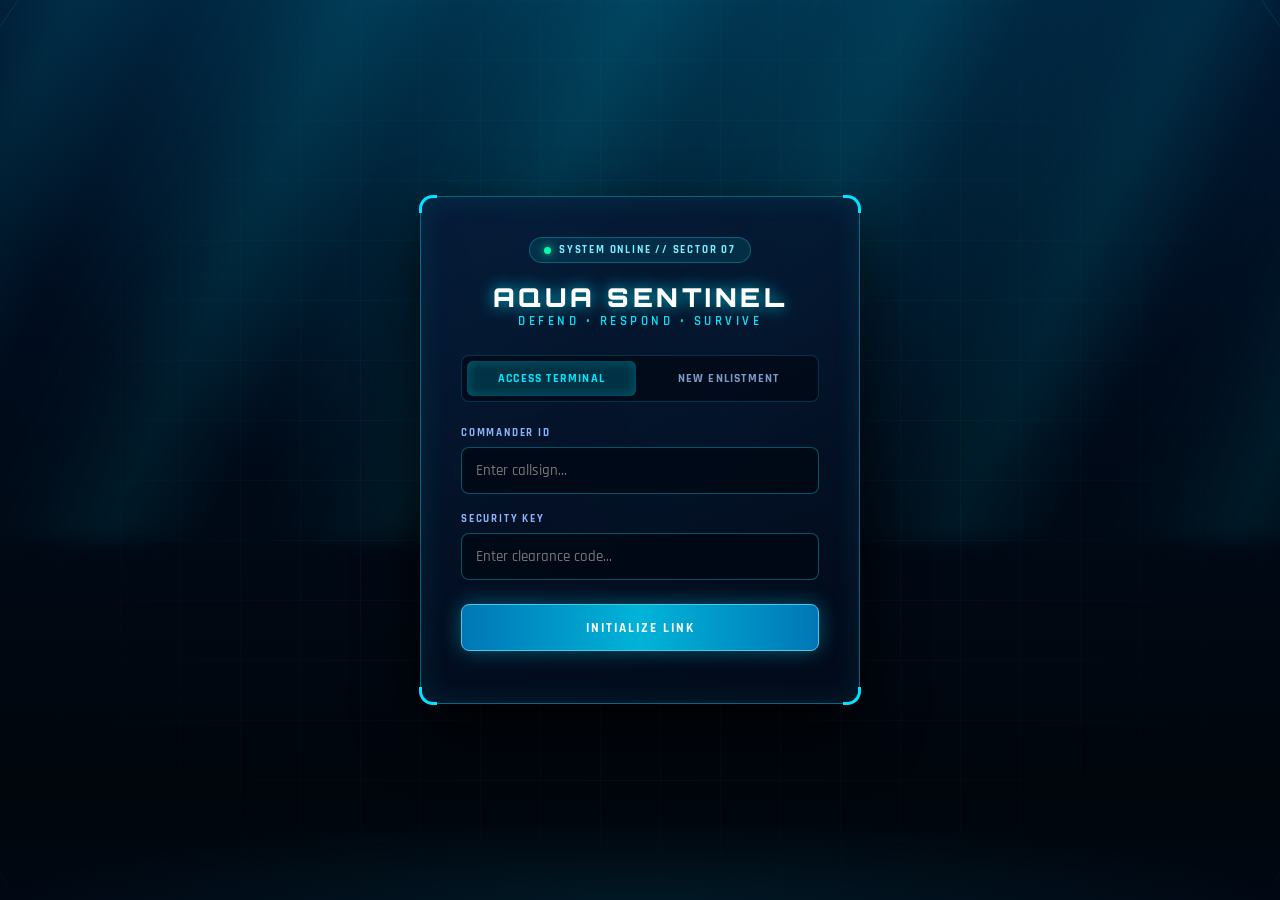
<file: aquasentinel-frontend/index.html>
<!DOCTYPE html>
<html lang="en">
<head>
    <meta charset="UTF-8">
    <meta name="viewport" content="width=device-width, initial-scale=1.0">
    <title>Aqua Sentinel - Defend. Respond. Survive.</title>
    <link rel="preconnect" href="https://fonts.googleapis.com">
    <link rel="preconnect" href="https://fonts.gstatic.com" crossorigin>
    <link href="https://fonts.googleapis.com/css2?family=Orbitron:wght@500;700;900&family=Rajdhani:wght@400;500;600;700&display=swap" rel="stylesheet">
    <link rel="stylesheet" href="css/style.css">
</head>
<body>

<div class="ocean-bg">
    <div class="light-rays"></div>
    <div class="sonar-grid"></div>
    <div class="sonar-sweep"></div>
    <div id="blips-container"></div>
    <div class="ocean-floor"><div class="coral-silhouette"></div></div>
    <div id="bubbles-container" class="bubbles"></div>
</div>

<!-- LOGIN / REGISTRATION MODAL -->
<div id="auth-screen" class="screen active">
    <div class="glass-container hud-frame">
        <div class="hud-corner top-left"></div>
        <div class="hud-corner top-right"></div>
        <div class="hud-corner bottom-left"></div>
        <div class="hud-corner bottom-right"></div>

        <div class="status-badge"><span class="pulse-dot"></span> SYSTEM ONLINE // SECTOR 07</div>

        <h1 class="game-title">AQUA SENTINEL</h1>
        <p class="game-subtitle">DEFEND • RESPOND • SURVIVE</p>

        <div class="auth-tabs">
            <button id="tab-login-btn" class="tab-btn active" onclick="switchAuthTab('login')">ACCESS TERMINAL</button>
            <button id="tab-register-btn" class="tab-btn" onclick="switchAuthTab('register')">NEW ENLISTMENT</button>
        </div>

        <form id="login-form" class="auth-form active" onsubmit="handleLogin(event)">
            <div class="form-group">
                <label for="login-username">COMMANDER ID</label>
                <input type="text" id="login-username" placeholder="Enter callsign..." required autocomplete="off">
            </div>
            <div class="form-group">
                <label for="login-password">SECURITY KEY</label>
                <input type="password" id="login-password" placeholder="Enter clearance code..." required>
            </div>
            <button type="submit" class="btn-primary"><span>INITIALIZE LINK</span></button>
        </form>

        <form id="register-form" class="auth-form" onsubmit="handleRegister(event)">
            <div class="form-group">
                <label for="reg-username">ASSIGN CALLSIGN</label>
                <input type="text" id="reg-username" placeholder="Choose unique username..." required autocomplete="off">
            </div>
            <div class="form-group">
                <label for="reg-password">CREATE SECURITY KEY</label>
                <input type="password" id="reg-password" placeholder="Min 6 characters..." required>
            </div>
            <button type="submit" class="btn-primary"><span>REGISTER CREDENTIALS</span></button>
        </form>

        <p id="auth-error" class="error-msg"></p>
    </div>
</div>

<!-- MAIN MENU -->
<div id="menu-screen" class="screen">
    <div class="glass-container menu-container hud-frame">
        <div class="hud-corner top-left"></div>
        <div class="hud-corner top-right"></div>
        <div class="hud-corner bottom-left"></div>
        <div class="hud-corner bottom-right"></div>

        <div class="status-badge"><span class="pulse-dot"></span> SUBMERSIBLE HULL: 100% READY</div>

        <h1 class="game-title">AQUA SENTINEL</h1>
        <p class="welcome-text">WELCOME BACK, COMMANDER <span id="display-username" class="highlight-user">PLAYER</span></p>

        <div class="menu-buttons">
            <a href="html/game.html" class="btn-menu btn-deploy" style="text-decoration: none;">
                <span class="btn-icon">▶</span> DEPLOY MISSION
            </a>
            <a href="html/leaderboard.html" class="btn-menu" style="text-decoration: none;">
                <span class="btn-icon">🏆</span> FLEET LEADERBOARD
            </a>
            <a href="html/profile.html" class="btn-menu" style="text-decoration: none;">
                <span class="btn-icon">👤</span> COMMANDER DOSSIER
            </a>
            <!-- Links directly to the shared standalone settings page -->
            <a href="html/settings.html" class="btn-menu" style="text-decoration: none;">
                <span class="btn-icon">⚙</span> SYSTEM CALIBRATION
            </a>
            <button class="btn-menu btn-logout" onclick="handleLogout()">
                <span class="btn-icon">⏻</span> TERMINATE SESSION
            </button>
        </div>
    </div>
</div>

<script src="js/app.js"></script>
</body>
</html>
</file>
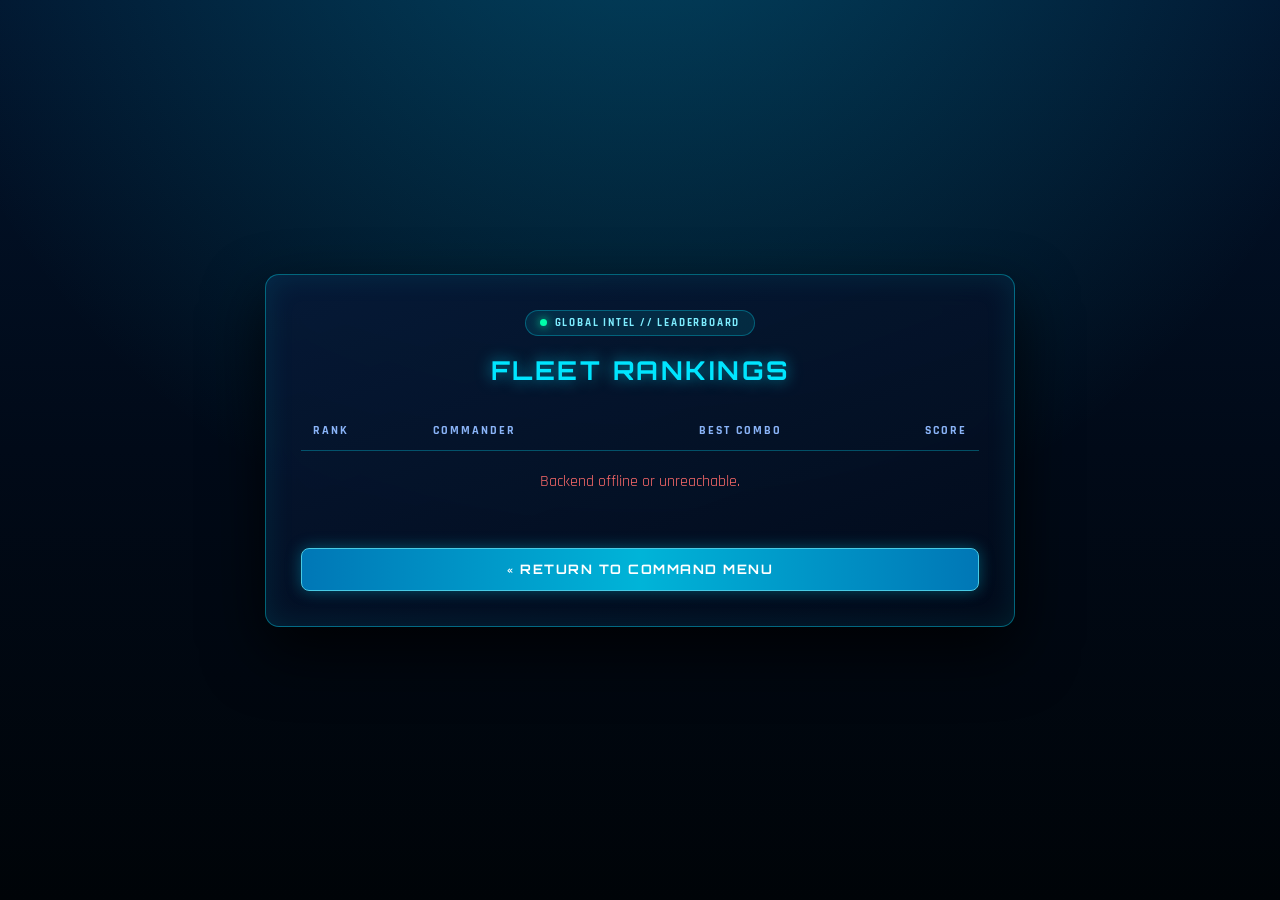
<file: aquasentinel-frontend/html/leaderboard.html>
<!DOCTYPE html>
<html lang="en">
<head>
    <meta charset="UTF-8">
    <title>Aqua Sentinel - Fleet Leaderboard</title>
    <!-- Google Fonts -->
    <link href="https://fonts.googleapis.com/css2?family=Orbitron:wght@700;900&family=Rajdhani:wght@500;600;700&display=swap" rel="stylesheet">
    <!-- External Stylesheets -->
    <link rel="stylesheet" href="../css/style.css">
    <link rel="stylesheet" href="../css/profile.css">
</head>
<body class="profile-body">
<div class="ocean-bg"></div>

<div class="profile-container" style="max-width: 750px;">
    <div class="status-badge">
        <div class="pulse-dot"></div>
        GLOBAL INTEL // LEADERBOARD
    </div>
    <h1>FLEET RANKINGS</h1>

    <div style="margin: 20px 0;">
        <table style="width: 100%; border-collapse: collapse; text-align: left; font-family: 'Rajdhani', sans-serif;">
            <thead>
            <tr style="border-bottom: 1px solid rgba(0, 229, 255, 0.3); color: #8ab4f8; font-family: 'Orbitron', sans-serif; font-size: 12px; letter-spacing: 2px;">
                <th style="padding: 12px;">RANK</th>
                <th style="padding: 12px;">COMMANDER</th>
                <th style="padding: 12px; text-align: center;">BEST COMBO</th>
                <th style="padding: 12px; text-align: right;">SCORE</th>
            </tr>
            </thead>
            <tbody id="leaderboard-body">
            <tr>
                <td colspan="4" style="text-align: center; padding: 25px; color: #00e5ff; font-family: 'Orbitron', sans-serif;">Syncing fleet telemetry...</td>
            </tr>
            </tbody>
        </table>
    </div>

    <div class="profile-actions">
        <button onclick="window.location.href='../index.html'" class="btn-primary">« Return to Command Menu</button>    </div>
</div>

<script src="../js/leaderboard.js"></script>
</body>
</html>
</file>
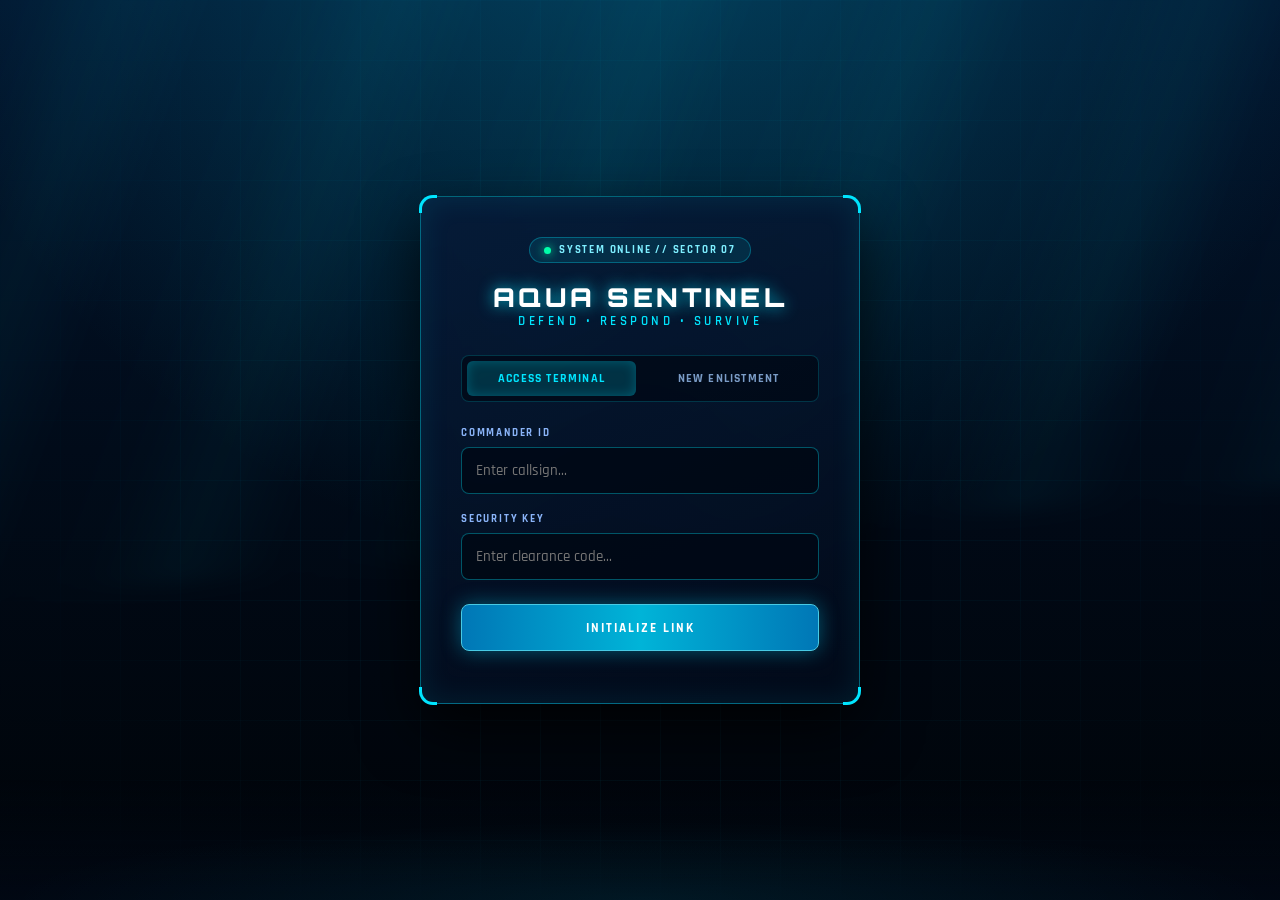
<file: aquasentinel-frontend/html/profile.html>
<!DOCTYPE html>
<html lang="en">
<head>
    <meta charset="UTF-8">
    <title>Aqua Sentinel - Commander Profile</title>
    <!-- Importing your exact game fonts -->
    <link href="https://fonts.googleapis.com/css2?family=Orbitron:wght@700;900&family=Rajdhani:wght@500;600;700&display=swap" rel="stylesheet">
    <style>
        * {
            margin: 0;
            padding: 0;
            box-sizing: border-box;
            font-family: 'Rajdhani', 'Segoe UI', sans-serif;
        }

        body {
            background: radial-gradient(circle at center, #0b192c 0%, #01050a 100%);
            color: #ffffff;
            min-height: 100vh;
            display: flex;
            justify-content: center;
            align-items: center;
            position: relative;
            overflow-y: auto;
        }

        .ocean-bg {
            position: fixed;
            inset: 0;
            z-index: 0;
            background:
                radial-gradient(circle at 50% -20%, rgba(0, 180, 216, 0.3) 0%, transparent 60%),
                linear-gradient(180deg, #02142d 0%, #010a18 50%, #000408 100%);
            pointer-events: none;
        }

        .profile-container {
            width: 100%;
            max-width: 580px;
            margin: 20px;
            text-align: center;
            background: linear-gradient(160deg, rgba(6, 26, 56, 0.9) 0%, rgba(2, 11, 26, 0.95) 100%);
            backdrop-filter: blur(18px);
            border: 1.5px solid rgba(0, 229, 255, 0.4);
            border-radius: 14px;
            padding: 35px;
            box-shadow: 0 25px 60px rgba(0, 0, 0, 0.8), inset 0 0 30px rgba(0, 229, 255, 0.1);
            position: relative;
            z-index: 3;
        }

        .profile-container h1 {
            font-family: 'Orbitron', sans-serif;
            color: #00e5ff;
            letter-spacing: 2.5px;
            margin-bottom: 25px;
            font-size: 26px;
            text-shadow: 0 0 15px rgba(0, 229, 255, 0.6);
        }

        .profile-grid {
            display: grid;
            grid-template-columns: 1fr 1fr;
            gap: 15px;
            margin: 25px 0;
        }

        .profile-card {
            background: rgba(1, 10, 24, 0.7);
            border: 1.5px solid rgba(0, 229, 255, 0.3);
            border-radius: 10px;
            padding: 20px;
            display: flex;
            flex-direction: column;
            justify-content: center;
            align-items: center;
            text-align: center;
            box-shadow: inset 0 0 10px rgba(0, 229, 255, 0.05);
        }

        .card-label {
            font-family: 'Orbitron', sans-serif;
            font-size: 11px;
            letter-spacing: 2px;
            color: #8ab4f8;
            margin-bottom: 8px;
            text-transform: uppercase;
        }

        .stat-highlight {
            font-family: 'Orbitron', sans-serif;
            font-size: 24px;
            color: #00ffaa;
            text-shadow: 0 0 12px rgba(0, 255, 170, 0.6);
        }

        .stat-value {
            font-family: 'Orbitron', sans-serif;
            font-size: 22px;
            color: #00e5ff;
            text-shadow: 0 0 10px rgba(0, 229, 255, 0.4);
        }

        .achievements-section {
            margin-top: 30px;
            text-align: left;
        }

        .achievements-section h3 {
            font-family: 'Orbitron', sans-serif;
            font-size: 12px;
            letter-spacing: 2px;
            color: #8ab4f8;
            margin-bottom: 12px;
            text-transform: uppercase;
        }

        .achievement-badge {
            background: rgba(0, 229, 255, 0.08);
            border: 1px solid rgba(0, 229, 255, 0.35);
            border-radius: 8px;
            padding: 12px 15px;
            margin-bottom: 10px;
            color: #ffffff;
            font-size: 14px;
            letter-spacing: 1px;
            font-family: 'Rajdhani', sans-serif;
            box-shadow: inset 0 0 10px rgba(0, 229, 255, 0.05);
        }

        .profile-actions {
            margin-top: 30px;
            display: flex;
            gap: 15px;
            justify-content: center;
        }

        .btn-primary, .btn-danger {
            flex: 1;
            padding: 12px 24px;
            border-radius: 8px;
            font-family: 'Orbitron', sans-serif;
            font-weight: bold;
            cursor: pointer;
            text-transform: uppercase;
            letter-spacing: 1.5px;
            transition: all 0.3s ease;
            font-size: 13px;
        }

        .btn-primary {
            background: linear-gradient(90deg, #0077b6 0%, #00b4d8 50%, #0077b6 100%);
            color: #ffffff;
            border: 1px solid #48cae4;
            box-shadow: 0 0 15px rgba(0, 180, 216, 0.4);
        }

        .btn-primary:hover {
            background: rgba(0, 229, 255, 0.25);
            border-color: #00e5ff;
            box-shadow: 0 0 20px rgba(0, 229, 255, 0.7);
        }

        .btn-danger {
            background: rgba(255, 107, 107, 0.08);
            color: #ff8787;
            border: 1.5px solid rgba(255, 107, 107, 0.45);
        }

        .btn-danger:hover {
            background: rgba(255, 107, 107, 0.2);
            box-shadow: 0 0 15px rgba(255, 107, 107, 0.5);
        }
    </style>
</head>
<body>
<div class="ocean-bg"></div>

<div class="profile-container">
    <h1>Commander Profile</h1>

    <div class="profile-grid">
        <div class="profile-card">
            <span class="card-label">Callsign</span>
            <div class="stat-value" id="profile-username">Shazmina</div>
        </div>
        <div class="profile-card">
            <span class="card-label">Highest Score</span>
            <div class="stat-highlight" id="profile-highscore">0</div>
        </div>
        <div class="profile-card">
            <span class="card-label">Games Played</span>
            <div class="stat-value" id="profile-games">0</div>
        </div>
        <div class="profile-card">
            <span class="card-label">Best Combo</span>
            <div class="stat-highlight" id="profile-combo">0</div>
        </div>
    </div>

    <div class="achievements-section">
        <h3>Achievements</h3>
        <div class="achievement-badge">💎 First Win</div>
        <div class="achievement-badge">💎 3 Games</div>
        <div class="achievement-badge">💎 Combo x5</div>
    </div>

    <div class="profile-actions">
        <button onclick="window.location.href='settings.html'" class="btn-primary">Account Settings</button>
        <button onclick="logout()" class="btn-danger">Log Out</button>
    </div>
</div>

<script src="../js/profile.js"></script>
</body>
</html>
</file>
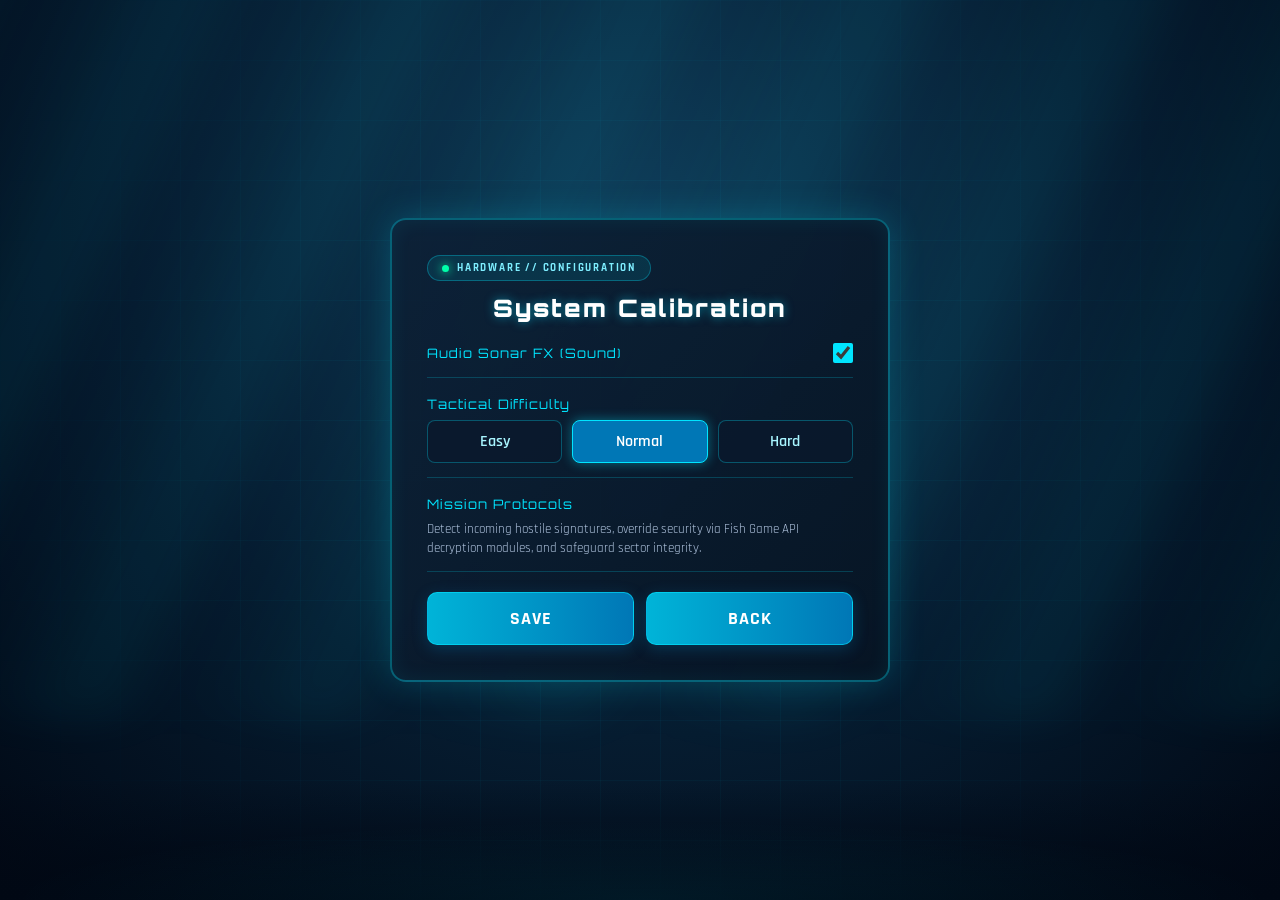
<file: aquasentinel-frontend/html/settings.html>
<!DOCTYPE html>
<html lang="en">
<head>
    <meta charset="UTF-8">
    <meta name="viewport" content="width=device-width, initial-scale=1.0">
    <title>Aqua Sentinel - System Calibration</title>
    <link href="https://fonts.googleapis.com/css2?family=Orbitron:wght@500;700;900&family=Rajdhani:wght@400;500;600;700&display=swap" rel="stylesheet">
    <link rel="stylesheet" href="../css/style.css">
    <link rel="stylesheet" href="../css/game.css">
</head>
<body>

<!-- IMMERSIVE UNDERWATER ENVIRONMENT -->
<div class="ocean-bg">
    <div class="light-rays"></div>
    <div class="sonar-grid"></div>
    <div class="ocean-floor"><div class="coral-silhouette"></div></div>
</div>

<!-- DEDICATED SETTINGS PAGE CONTAINER -->
<div class="modal-overlay active" style="position: relative; background: transparent; backdrop-filter: none;">
    <div class="menu-card settings-card" style="margin: auto; width: 500px;">
        <div class="status-badge" style="margin-bottom: 12px; text-align: center;"><span class="pulse-dot"></span> HARDWARE // CONFIGURATION</div>
        <h2 class="menu-title" style="text-align: center; font-size: 24px; margin-bottom: 20px;">System Calibration</h2>

        <!-- Audio Option -->
        <div class="settings-section" style="display: flex; align-items: center; justify-content: space-between;">
            <label class="settings-label" style="margin-bottom: 0;">Audio Sonar FX (Sound)</label>
            <input type="checkbox" id="global-sound-toggle" checked style="width: 20px; height: 20px; accent-color: #00e5ff; cursor: pointer;" onchange="playTestSonarSound()">
        </div>

        <!-- Tactical Difficulty Option -->
        <div class="settings-section">
            <label class="settings-label">Tactical Difficulty</label>
            <div class="difficulty-group">
                <button type="button" class="btn-diff" onclick="selectDifficulty('Easy', this)">Easy</button>
                <button type="button" class="btn-diff active" onclick="selectDifficulty('Normal', this)">Normal</button>
                <button type="button" class="btn-diff" onclick="selectDifficulty('Hard', this)">Hard</button>
            </div>
        </div>

        <!-- Mission Protocols Guidance -->
        <div class="settings-section">
            <label class="settings-label">Mission Protocols</label>
            <p class="settings-desc">Detect incoming hostile signatures, override security via Fish Game API decryption modules, and safeguard sector integrity.</p>
        </div>

        <!-- Action Buttons -->
        <div class="menu-actions dual-actions" style="margin-top: 20px;">
            <button class="btn-menu-action btn-secondary-action" onclick="saveGlobalSettings()">Save</button>
            <button class="btn-menu-action btn-secondary-action" onclick="goBackToMenu()">Back</button>
        </div>
    </div>
</div>

<script>
    // Load saved settings on page load
    let currentSelectedDifficulty = localStorage.getItem('aquaDifficulty') || 'Normal';
    const savedSound = localStorage.getItem('aquaSound');

    if (savedSound !== null) {
        document.getElementById('global-sound-toggle').checked = (savedSound === 'true');
    }

    // Highlight active difficulty button
    document.querySelectorAll('.btn-diff').forEach(b => {
        if (b.innerText.toLowerCase() === currentSelectedDifficulty.toLowerCase()) {
            b.classList.add('active');
        } else {
            b.classList.remove('active');
        }
    });

    function selectDifficulty(level, btnElement) {
        document.querySelectorAll('.btn-diff').forEach(b => b.classList.remove('active'));
        btnElement.classList.add('active');
        currentSelectedDifficulty = level;
    }

    function playTestSonarSound() {
        const soundEnabled = document.getElementById('global-sound-toggle').checked;
        if (!soundEnabled) return;

        try {
            const AudioContext = window.AudioContext || window.webkitAudioContext;
            const ctx = new AudioContext();
            const osc = ctx.createOscillator();
            const gain = ctx.createGain();

            osc.type = 'sine';
            osc.frequency.setValueAtTime(880, ctx.currentTime); // Sonar ping frequency
            osc.frequency.exponentialRampToValueAtTime(220, ctx.currentTime + 0.3);

            gain.gain.setValueAtTime(0.3, ctx.currentTime);
            gain.gain.exponentialRampToValueAtTime(0.001, ctx.currentTime + 0.3);

            osc.connect(gain);
            gain.connect(ctx.destination);

            osc.start();
            osc.stop(ctx.currentTime + 0.3);
        } catch (e) {
            console.log("AudioContext blocked or unsupported.");
        }
    }

    function saveGlobalSettings() {
        const soundEnabled = document.getElementById('global-sound-toggle').checked;
        localStorage.setItem('aquaDifficulty', currentSelectedDifficulty);
        localStorage.setItem('aquaSound', soundEnabled);

        playTestSonarSound();
        goBackToMenu();
    }

    function goBackToMenu() {
        const referrer = document.referrer;
        if (referrer && referrer.includes('game.html')) {
            window.location.href = 'game.html';
        } else {
            window.location.href = '../index.html';
        }
    }
</script>
</body>
</html>
</file>
<file: aquasentinel-frontend/css/style.css>
/*
  Aqua Sentinel Global Stylesheet
  Note: Base CSS animations (sonar, bubbles) and initial glassmorphism aesthetics
  provided by AI. Structural flexbox centering, layout dimensions, and form
  alignments manually corrected and integrated by me.
*/


* {
    margin: 0;
    padding: 0;
    box-sizing: border-box;
    font-family: 'Rajdhani', 'Segoe UI', sans-serif;
}

body {
    background-color: #010409;
    height: 100vh;
    display: flex;
    justify-content: center;
    align-items: center;
    color: #ffffff;
    overflow: hidden;
    position: relative;
}

/* Screen Management & Visibility Control */
.screen {
    display: none;
    width: 100%;
    height: 100%;
    justify-content: center;
    align-items: center;
    position: absolute;
    z-index: 3;
}

.screen.active {
    display: flex;
}

/* Immersive Underwater Tactical Environment */
.ocean-bg {
    position: fixed;
    inset: 0;
    z-index: 0;
    background:
        radial-gradient(circle at 50% -20%, rgba(0, 180, 216, 0.3) 0%, transparent 60%),
        linear-gradient(180deg, #02142d 0%, #010a18 50%, #000408 100%);
    overflow: hidden;
}

.light-rays {
    position: absolute;
    top: -30%;
    left: -20%;
    width: 140%;
    height: 90%;
    background: repeating-linear-gradient(115deg, transparent 0%, rgba(0, 229, 255, 0.02) 4%, rgba(0, 229, 255, 0.08) 8%, transparent 13%);
    filter: blur(10px);
    transform-origin: top center;
    animation: swayRays 14s ease-in-out infinite alternate;
    pointer-events: none;
}

@keyframes swayRays {
    0% { transform: rotate(-5deg) scaleX(1); opacity: 0.5; }
    100% { transform: rotate(5deg) scaleX(1.12); opacity: 0.9; }
}

.sonar-grid {
    position: absolute;
    inset: 0;
    background-image: linear-gradient(rgba(0, 229, 255, 0.04) 1px, transparent 1px), linear-gradient(90deg, rgba(0, 229, 255, 0.04) 1px, transparent 1px);
    background-size: 60px 60px;
    mask-image: radial-gradient(circle at center, black 40%, transparent 90%);
}

.sonar-sweep {
    position: absolute;
    top: 50%;
    left: 50%;
    width: 120vmax;
    height: 120vmax;
    transform: translate(-50%, -50%);
    border-radius: 50%;
    border: 1px solid rgba(0, 229, 255, 0.12);
    animation: radarPulse 9s cubic-bezier(0.16, 1, 0.3, 1) infinite;
    pointer-events: none;
}

@keyframes radarPulse {
    0% { width: 80px; height: 80px; opacity: 0.9; }
    100% { width: 140vmax; height: 140vmax; opacity: 0; }
}

.ocean-floor {
    position: absolute;
    bottom: 0;
    left: 0;
    width: 100%;
    height: 120px;
    background: linear-gradient(0deg, rgba(1, 8, 20, 0.95) 0%, transparent 100%);
    pointer-events: none;
    z-index: 1;
}

.coral-silhouette {
    position: absolute;
    bottom: 0;
    width: 100%;
    height: 80px;
    background-image: radial-gradient(ellipse at bottom, rgba(0, 229, 255, 0.12) 0%, transparent 70%);
    opacity: 0.6;
}

.tactical-blip {
    position: absolute;
    background: rgba(0, 255, 170, 0.8);
    box-shadow: 0 0 14px #00ffaa;
    border-radius: 50%;
    pointer-events: none;
    animation: swimBlip linear infinite;
}

@keyframes swimBlip {
    0% { transform: translateX(-100px) translateY(0); opacity: 0; }
    20% { opacity: 0.85; }
    80% { opacity: 0.85; }
    100% { transform: translateX(calc(100vw + 100px)) translateY(-40px); opacity: 0; }
}

.bubbles span {
    position: absolute;
    bottom: -30px;
    border-radius: 50%;
    background: radial-gradient(circle at 30% 30%, rgba(255, 255, 255, 0.9), rgba(0, 229, 255, 0.35));
    box-shadow: 0 0 12px rgba(0, 229, 255, 0.6);
    animation: riseBubble linear infinite;
    pointer-events: none;
}

@keyframes riseBubble {
    0% { transform: translateY(0) translateX(0); opacity: 0; }
    50% { transform: translateY(-55vh) translateX(22px); opacity: 0.8; }
    100% { transform: translateY(-115vh) translateX(-22px); opacity: 0; }
}

/* Glassmorphism Container Base */
.glass-container {
    position: relative;
    z-index: 3;
    background: linear-gradient(160deg, rgba(6, 26, 56, 0.85) 0%, rgba(2, 11, 26, 0.92) 100%);
    backdrop-filter: blur(18px);
    -webkit-backdrop-filter: blur(18px);
    border: 1px solid rgba(0, 229, 255, 0.4);
    border-radius: 14px;
    padding: 40px;
    box-shadow: 0 25px 60px rgba(0, 0, 0, 0.8), inset 0 0 30px rgba(0, 229, 255, 0.1);
    width: 440px;
    max-width: 90%;
    display: flex;
    flex-direction: column;
    align-items: center; /* Centers children horizontally */
}

.hud-corner {
    position: absolute;
    width: 18px;
    height: 18px;
    border-color: #00e5ff;
    border-style: solid;
    pointer-events: none;
}
.top-left { top: -2px; left: -2px; border-width: 3px 0 0 3px; border-top-left-radius: 14px; }
.top-right { top: -2px; right: -2px; border-width: 3px 3px 0 0; border-top-right-radius: 14px; }
.bottom-left { bottom: -2px; left: -2px; border-width: 0 0 3px 3px; border-bottom-left-radius: 14px; }
.bottom-right { bottom: -2px; right: -2px; border-width: 0 3px 3px 0; border-bottom-right-radius: 14px; }

.status-badge {
    display: inline-flex;
    align-items: center;
    gap: 8px;
    background: rgba(0, 229, 255, 0.1);
    border: 1px solid rgba(0, 229, 255, 0.3);
    padding: 5px 14px;
    border-radius: 20px;
    font-size: 11px;
    font-weight: 700;
    letter-spacing: 1.8px;
    color: #7eeeff;
    margin-bottom: 18px;
}

.pulse-dot {
    width: 7px;
    height: 7px;
    background-color: #00ffaa;
    border-radius: 50%;
    box-shadow: 0 0 10px #00ffaa;
}

.game-title {
    font-family: 'Orbitron', sans-serif;
    font-size: 26px;
    font-weight: 900;
    letter-spacing: 3.5px;
    color: #ffffff;
    text-shadow: 0 0 15px rgba(0, 229, 255, 0.85);
    text-align: center; /* Centered */
    width: 100%;
}

.game-subtitle {
    font-size: 13px;
    font-weight: 600;
    letter-spacing: 3.5px;
    color: #00e5ff;
    margin-bottom: 26px;
    text-align: center; /* Centered */
    width: 100%;
}

/* Tabs & Forms */
.auth-tabs {
    display: flex;
    gap: 8px;
    background: rgba(1, 8, 20, 0.7);
    padding: 5px;
    border-radius: 8px;
    border: 1px solid rgba(0, 229, 255, 0.2);
    margin-bottom: 24px;
    width: 100%;
}

.tab-btn {
    flex: 1;
    background: transparent;
    border: none;
    border-radius: 6px;
    color: #7a9cc6;
    font-size: 12px;
    font-weight: 700;
    letter-spacing: 1.2px;
    padding: 10px 6px;
    cursor: pointer;
    transition: all 0.25s ease;
}

.tab-btn:hover { color: #ffffff; }

.tab-btn.active {
    background: rgba(0, 229, 255, 0.18);
    color: #00e5ff;
    box-shadow: inset 0 0 12px rgba(0, 229, 255, 0.25);
}

.auth-form { display: none; text-align: left; width: 100%; }
.auth-form.active { display: block; width: 100%; }

.form-group { margin-bottom: 18px; width: 100%; }

.form-group label {
    display: block;
    font-size: 11px;
    font-weight: 700;
    letter-spacing: 1.8px;
    color: #8ab4f8;
    margin-bottom: 7px;
}

.form-group input {
    width: 100%;
    padding: 13px 14px;
    background: rgba(1, 8, 20, 0.8);
    border: 1px solid rgba(0, 229, 255, 0.35);
    border-radius: 8px;
    color: #ffffff;
    font-size: 15px;
    font-weight: 500;
    outline: none;
}

.form-group input:focus {
    border-color: #00e5ff;
    background: rgba(2, 15, 35, 0.95);
    box-shadow: 0 0 16px rgba(0, 229, 255, 0.35);
}

.btn-primary {
    width: 100%;
    padding: 14px;
    margin-top: 6px;
    background: linear-gradient(90deg, #0077b6 0%, #00b4d8 50%, #0077b6 100%);
    border: 1px solid #48cae4;
    border-radius: 8px;
    color: #ffffff;
    font-family: 'Orbitron', sans-serif;
    font-size: 13px;
    font-weight: 700;
    letter-spacing: 2px;
    cursor: pointer;
    box-shadow: 0 0 20px rgba(0, 180, 216, 0.45);
}

.error-msg {
    color: #ff6b6b;
    font-size: 12px;
    margin-top: 12px;
    text-align: center;
    letter-spacing: 1px;
    width: 100%;
}

.menu-container { width: 470px; }
.welcome-text { color: #9ec5fe; margin-bottom: 26px; font-size: 13px; font-weight: 600; letter-spacing: 1.8px; text-align: center; width: 100%; }
.highlight-user { color: #00ffaa; font-weight: 700; text-shadow: 0 0 10px rgba(0, 255, 170, 0.6); }
.menu-buttons { display: flex; flex-direction: column; gap: 12px; width: 100%; }

.btn-menu {
    display: flex;
    align-items: center;
    justify-content: center;
    gap: 10px;
    width: 100%;
    padding: 14px 20px;
    background: rgba(0, 180, 216, 0.1);
    border: 1px solid rgba(0, 229, 255, 0.45);
    border-radius: 8px;
    color: #e0f7fa;
    font-family: 'Orbitron', sans-serif;
    font-size: 13px;
    font-weight: 700;
    letter-spacing: 1.8px;
    cursor: pointer;
    text-decoration: none;
    transition: all 0.25s ease;
}

.btn-menu:hover {
    background: rgba(0, 229, 255, 0.22);
    border-color: #00e5ff;
    color: #ffffff;
    box-shadow: 0 0 20px rgba(0, 229, 255, 0.5);
}

.btn-deploy {
    background: linear-gradient(90deg, rgba(0, 180, 216, 0.35), rgba(0, 119, 182, 0.5));
    border-color: #00e5ff;
    color: #ffffff;
}

.btn-logout {
    margin-top: 6px;
    border-color: rgba(255, 107, 107, 0.45);
    background: rgba(255, 107, 107, 0.08);
    color: #ff8787;
}

.btn-secondary {
    padding: 10px 18px;
    background: rgba(0, 180, 216, 0.15);
    border: 1px solid #00e5ff;
    border-radius: 8px;
    color: #00e5ff;
    font-family: 'Orbitron', sans-serif;
    font-size: 12px;
    font-weight: bold;
    cursor: pointer;
    text-decoration: none;
    display: inline-block;
    text-align: center;
}

/* --- UI Improvements for Account Settings & Modals --- */
.modal-content, #account-settings-modal .modal-content, #pause-modal .modal-content {
    display: flex;
    flex-direction: column;
    align-items: stretch;
    padding: 30px;
    background: rgba(5, 15, 30, 0.92);
    border: 1px solid rgba(0, 229, 255, 0.3);
    border-radius: 16px;
    box-shadow: 0 0 30px rgba(0, 229, 255, 0.15);
    backdrop-filter: blur(12px);
    width: 100%;
    max-width: 420px;
    box-sizing: border-box;
}

/* Align inputs and buttons uniformly across modals */
.modal-content input[type="text"],
.modal-content input[type="password"],
.modal-content button {
    width: 100%;
    box-sizing: border-box;
    margin-top: 8px;
    margin-bottom: 16px;
}

.modal-content label,
.modal-content .field-label,
.modal-content div[style*="color"] {
    text-align: left;
    width: 100%;
}

/* Sleek tactical button alignment */
.modal-content button {
    display: block;
    width: 100%;
    padding: 12px;
    text-align: center;
    background: linear-gradient(135deg, #0099ff, #00e5ff);
    color: #01050a;
    font-weight: 700;
    border: none;
    border-radius: 8px;
    cursor: pointer;
    transition: all 0.2s ease;
    box-shadow: 0 0 12px rgba(0, 229, 255, 0.3);
}

.modal-content button:hover {
    background: linear-gradient(135deg, #00bfff, #48cae4);
    box-shadow: 0 0 18px rgba(0, 229, 255, 0.6);
}
</file>
<file: aquasentinel-frontend/css/profile.css>
* {
    margin: 0;
    padding: 0;
    box-sizing: border-box;
    font-family: 'Rajdhani', 'Segoe UI', sans-serif;
}

body {
    background: radial-gradient(circle at center, #0b192c 0%, #01050a 100%);
    color: #ffffff;
    min-height: 100vh;
    display: flex;
    justify-content: center;
    align-items: center;
    position: relative;
    overflow-y: auto;
}

.ocean-bg {
    position: fixed;
    inset: 0;
    z-index: 0;
    background:
        radial-gradient(circle at 50% -20%, rgba(0, 180, 216, 0.3) 0%, transparent 60%),
        linear-gradient(180deg, #02142d 0%, #010a18 50%, #000408 100%);
    pointer-events: none;
}

.profile-container {
    width: 100%;
    max-width: 580px;
    margin: 20px;
    text-align: center;
    background: linear-gradient(160deg, rgba(6, 26, 56, 0.9) 0%, rgba(2, 11, 26, 0.95) 100%);
    backdrop-filter: blur(18px);
    border: 1.5px solid rgba(0, 229, 255, 0.4);
    border-radius: 14px;
    padding: 35px;
    box-shadow: 0 25px 60px rgba(0, 0, 0, 0.8), inset 0 0 30px rgba(0, 229, 255, 0.1);
    position: relative;
    z-index: 3;
}

.profile-container h1 {
    font-family: 'Orbitron', 'Rajdhani', sans-serif;
    color: #00e5ff;
    letter-spacing: 2.5px;
    margin-bottom: 25px;
    font-size: 26px;
    text-shadow: 0 0 15px rgba(0, 229, 255, 0.6);
}

.profile-grid {
    display: grid;
    grid-template-columns: 1fr 1fr;
    gap: 15px;
    margin: 25px 0;
}

.profile-card {
    background: rgba(1, 10, 24, 0.7);
    border: 1.5px solid rgba(0, 229, 255, 0.3);
    border-radius: 10px;
    padding: 20px;
    display: flex;
    flex-direction: column;
    justify-content: center;
    align-items: center;
    text-align: center;
    box-shadow: inset 0 0 10px rgba(0, 229, 255, 0.05);
}

.card-label {
    font-size: 11px;
    letter-spacing: 2px;
    color: #8ab4f8;
    margin-bottom: 8px;
    text-transform: uppercase;
}

.stat-highlight {
    font-family: 'Orbitron', sans-serif;
    font-size: 24px;
    color: #00ffaa;
    text-shadow: 0 0 12px rgba(0, 255, 170, 0.6);
}

.stat-value {
    font-family: 'Orbitron', sans-serif;
    font-size: 22px;
    color: #00e5ff;
    text-shadow: 0 0 10px rgba(0, 229, 255, 0.4);
}

.achievements-section {
    margin-top: 30px;
    text-align: left;
}

.achievements-section h3 {
    font-family: 'Orbitron', sans-serif;
    font-size: 12px;
    letter-spacing: 2px;
    color: #8ab4f8;
    margin-bottom: 12px;
    text-transform: uppercase;
}

.achievement-badge {
    background: rgba(0, 229, 255, 0.08);
    border: 1px solid rgba(0, 229, 255, 0.35);
    border-radius: 8px;
    padding: 12px 15px;
    margin-bottom: 10px;
    color: #ffffff;
    font-size: 14px;
    letter-spacing: 1px;
    box-shadow: inset 0 0 10px rgba(0, 229, 255, 0.05);
}

.profile-actions {
    margin-top: 30px;
    display: flex;
    gap: 15px;
    justify-content: center;
}

.btn-primary, .btn-danger {
    flex: 1;
    padding: 12px 24px;
    border-radius: 8px;
    font-family: 'Orbitron', 'Rajdhani', sans-serif;
    font-weight: bold;
    cursor: pointer;
    text-transform: uppercase;
    letter-spacing: 1.5px;
    transition: all 0.3s ease;
    font-size: 13px;
}

.btn-primary {
    background: linear-gradient(90deg, #0077b6 0%, #00b4d8 50%, #0077b6 100%);
    color: #ffffff;
    border: 1px solid #48cae4;
    box-shadow: 0 0 15px rgba(0, 180, 216, 0.4);
}

.btn-primary:hover {
    background: rgba(0, 229, 255, 0.25);
    border-color: #00e5ff;
    box-shadow: 0 0 20px rgba(0, 229, 255, 0.7);
}

.btn-danger {
    background: rgba(255, 107, 107, 0.08);
    color: #ff8787;
    border: 1.5px solid rgba(255, 107, 107, 0.45);
}

.btn-danger:hover {
    background: rgba(255, 107, 107, 0.2);
    box-shadow: 0 0 15px rgba(255, 107, 107, 0.5);
}
</file>
<file: aquasentinel-frontend/css/game.css>
/*
  Aqua Sentinel - Tactical Deep-Sea Command Center UI
  Immersive military HUD, scanlines, and radar aesthetics.
*/

* {
    margin: 0;
    padding: 0;
    box-sizing: border-box;
    font-family: 'Rajdhani', sans-serif;
}

body, html {
    width: 100%;
    height: 100%;
    overflow: hidden;
    background-color: #020b18;
}

/* Deep Sea Canvas */
#gameCanvas {
    position: absolute;
    inset: 0;
    z-index: 1;
    display: block;
    width: 100vw;
    height: 100vh;
}

/* Tactical Overlay & Scanlines */
.tactical-overlay {
    position: fixed;
    inset: 0;
    background: linear-gradient(rgba(18, 16, 16, 0) 50%, rgba(0, 0, 0, 0.25) 50%), linear-gradient(90deg, rgba(255, 0, 0, 0.03), rgba(0, 255, 0, 0.01), rgba(0, 0, 255, 0.03));
    background-size: 100% 4px, 6px 100%;
    pointer-events: none;
    z-index: 2;
}

.vignette {
    position: fixed;
    inset: 0;
    box-shadow: inset 0 0 100px rgba(0, 0, 0, 0.85);
    pointer-events: none;
    z-index: 3;
}

/* Ocean Background & Gradient */
.ocean-bg {
    position: fixed;
    inset: 0;
    z-index: 0;
    background: radial-gradient(circle at 50% 25%, #0f3d59 0%, #061c30 55%, #010814 100%);
    overflow: hidden;
}

.light-rays {
    position: absolute;
    top: -20%;
    left: -10%;
    width: 120%;
    height: 100%;
    background: repeating-linear-gradient(115deg, transparent 0%, rgba(0, 229, 255, 0.02) 4%, rgba(0, 229, 255, 0.06) 8%, transparent 12%);
    filter: blur(20px);
    animation: swayRays 14s ease-in-out infinite alternate;
    pointer-events: none;
}

@keyframes swayRays {
    0% { transform: rotate(-8deg) scale(1); opacity: 0.3; }
    100% { transform: rotate(8deg) scale(1.15); opacity: 0.7; }
}

/* Rising Bubbles */
.bubble {
    position: absolute;
    bottom: -20px;
    background: rgba(255, 255, 255, 0.12);
    border: 1px solid rgba(255, 255, 255, 0.25);
    border-radius: 50%;
    animation: riseBubble linear infinite;
    z-index: 1;
    pointer-events: none;
}

@keyframes riseBubble {
    0% { transform: translateY(0) scale(1); opacity: 0; }
    20% { opacity: 0.5; }
    100% { transform: translateY(-110vh) scale(1.3); opacity: 0; }
}

/* TOP TACTICAL HUD */
.game-hud-top {
    position: fixed;
    top: 20px;
    left: 20px;
    right: 20px;
    display: flex;
    justify-content: space-between;
    align-items: center;
    z-index: 10;
}

.hud-box, .hud-pill {
    background: rgba(8, 28, 50, 0.9);
    border: 1px solid rgba(0, 229, 255, 0.4);
    border-radius: 10px;
    padding: 10px 20px;
    display: flex;
    align-items: center;
    gap: 14px;
    backdrop-filter: blur(12px);
    box-shadow: 0 8px 32px rgba(0, 0, 0, 0.6), inset 0 0 12px rgba(0, 229, 255, 0.1);
}

.hud-pill { flex-direction: column; align-items: center; gap: 4px; padding: 8px 24px; }
.hud-label-sm { font-size: 11px; color: #8ab4f8; font-weight: 700; letter-spacing: 1.5px; text-transform: uppercase; }
.hud-val { font-size: 18px; color: #00e5ff; font-weight: 700; text-shadow: 0 0 10px rgba(0, 229, 255, 0.7); }

.health-bar-bg {
    width: 160px;
    height: 8px;
    background: rgba(255, 255, 255, 0.15);
    border-radius: 4px;
    overflow: hidden;
    border: 1px solid rgba(0, 229, 255, 0.3);
}

.health-bar-fill {
    height: 100%;
    background: linear-gradient(90deg, #2ecc71, #00ffaa);
    box-shadow: 0 0 8px rgba(0, 255, 170, 0.8);
    transition: width 0.3s ease;
}

.btn-pause {
    background: rgba(8, 28, 50, 0.9);
    border: 1px solid rgba(0, 229, 255, 0.5);
    border-radius: 10px;
    width: 44px;
    height: 44px;
    color: #00e5ff;
    font-size: 18px;
    cursor: pointer;
    display: flex;
    justify-content: center;
    align-items: center;
    transition: all 0.2s;
}

.btn-pause:hover { background: #00e5ff; color: #020b18; box-shadow: 0 0 15px rgba(0, 229, 255, 0.8); }

/* BOTTOM DOCKS */
.game-dock {
    position: fixed;
    bottom: 25px;
    background: rgba(8, 28, 50, 0.9);
    border: 1px solid rgba(0, 229, 255, 0.4);
    border-radius: 12px;
    padding: 14px 22px;
    z-index: 10;
    backdrop-filter: blur(12px);
    box-shadow: 0 8px 32px rgba(0, 0, 0, 0.6);
}

.left-dock { left: 25px; }
.right-dock { right: 25px; width: 190px; }

.dock-content {
    display: flex;
    align-items: center;
    gap: 12px;
    margin-top: 6px;
}

.torpedo-icon { font-size: 20px; transform: rotate(-45deg); }
.dock-val { font-size: 22px; font-weight: 700; color: #ffffff; text-shadow: 0 0 8px rgba(255,255,255,0.5); }

.energy-bar-bg {
    width: 100%;
    height: 8px;
    background: rgba(255, 255, 255, 0.15);
    border-radius: 4px;
    overflow: hidden;
    border: 1px solid rgba(0, 229, 255, 0.3);
}

.energy-bar-fill {
    height: 100%;
    width: 100%;
    background: linear-gradient(90deg, #00b4d8, #00e5ff);
    box-shadow: 0 0 8px rgba(0, 229, 255, 0.8);
}

/* THREAT ALERT CARD */
.threat-card {
    position: fixed;
    top: 95px;
    right: 25px;
    width: 300px;
    background: rgba(45, 12, 22, 0.92);
    border: 1px solid #ff4d6d;
    border-radius: 12px;
    padding: 16px;
    color: #ffffff;
    box-shadow: 0 10px 30px rgba(0,0,0,0.6);
    z-index: 10;
    display: none;
    animation: slideIn 0.3s ease;
}
.threat-card.active { display: block; }
.threat-header { color: #ff4d6d; font-weight: 700; font-size: 15px; margin-bottom: 6px; }
.threat-card p { font-size: 13px; color: #dcdde1; }

@keyframes slideIn {
    from { transform: translateX(50px); opacity: 0; }
    to { transform: translateX(0); opacity: 1; }
}

/* MODALS */
.modal-overlay {
    position: fixed;
    inset: 0;
    background: rgba(2, 12, 28, 0.9);
    backdrop-filter: blur(14px);
    z-index: 100;
    display: none;
    justify-content: center;
    align-items: center;
}
.modal-overlay.active { display: flex; }

.success-card {
    width: 440px;
    background: #081c32;
    border: 2px solid #00ffaa;
    border-radius: 18px;
    padding: 35px;
    text-align: center;
    color: #ffffff;
    box-shadow: 0 20px 60px rgba(0,0,0,0.8);
}

.success-check { font-size: 38px; color: #00ffaa; margin-bottom: 10px; }
.success-title { font-size: 28px; font-weight: 700; color: #00ffaa; }
.success-sub { font-size: 14px; color: #8ab4f8; margin-bottom: 20px; }

.success-badge-box {
    width: 100px;
    height: 100px;
    margin: 0 auto 20px;
    background: #020b18;
    border: 2px solid #00e5ff;
    border-radius: 14px;
    display: flex;
    justify-content: center;
    align-items: center;
}
.mini-sub-icon { font-size: 45px; }
.reward-text { font-size: 15px; color: #00ffaa; font-weight: 600; margin-bottom: 25px; }

.btn-continue {
    width: 100%;
    padding: 14px;
    background: #00ffaa;
    border: none;
    border-radius: 10px;
    color: #020b18;
    font-size: 16px;
    font-weight: 700;
    cursor: pointer;
    transition: background 0.2s;
}
.btn-continue:hover { background: #00cc88; }

.modal-card {
    width: 460px;
    background: #081c32;
    border: 2px solid #00e5ff;
    border-radius: 18px;
    padding: 30px;
    text-align: center;
    color: #ffffff;
    box-shadow: 0 20px 60px rgba(0,0,0,0.8);
}

.modal-title { font-size: 18px; font-weight: 700; margin: 10px 0 5px; color: #ffffff; }
.modal-sub { font-size: 13px; color: #8ab4f8; margin-bottom: 15px; }

.puzzle-screen {
    width: 100%;
    min-height: 160px;
    background: #020b18;
    border: 1px solid rgba(0, 229, 255, 0.4);
    border-radius: 12px;
    display: flex;
    justify-content: center;
    align-items: center;
    margin-bottom: 20px;
    padding: 10px;
}
.puzzle-screen img { max-width: 100%; max-height: 160px; border-radius: 6px; }

.puzzle-form { display: flex; flex-direction: column; gap: 12px; }
.puzzle-form input {
    width: 100%;
    padding: 12px;
    background: #020b18;
    border: 1px solid #00e5ff;
    border-radius: 10px;
    color: #ffffff;
    text-align: center;
    font-size: 18px;
    outline: none;
}
.btn-verify {
    padding: 12px;
    background: #00e5ff;
    border: none;
    border-radius: 10px;
    color: #020b18;
    font-weight: 700;
    cursor: pointer;
    transition: background 0.2s;
}
.btn-verify:hover { background: #00b4d8; }


/* ================================================= */
/* AQUA SENTINEL - PAUSE, SETTINGS & ACCOUNT MODALS  */
/* ================================================= */

.modal-overlay {
    position: fixed;
    top: 0;
    left: 0;
    width: 100vw;
    height: 100vh;
    background: rgba(1, 8, 16, 0.75);
    backdrop-filter: blur(8px);
    display: flex;
    align-items: center;
    justify-content: center;
    z-index: 1000;
    opacity: 0;
    pointer-events: none;
    transition: opacity 0.3s ease;
}

.modal-overlay.active {
    opacity: 1;
    pointer-events: auto;
}

.menu-card {
    background: linear-gradient(135deg, rgba(13, 33, 55, 0.95), rgba(7, 20, 35, 0.95));
    border: 2px solid rgba(0, 229, 255, 0.35);
    box-shadow: 0 0 35px rgba(0, 229, 255, 0.2), inset 0 0 20px rgba(0, 229, 255, 0.08);
    border-radius: 16px;
    padding: 35px;
    width: 440px;
    max-width: 90vw;
    text-align: center;
    font-family: 'Rajdhani', sans-serif;
    color: #ffffff;
}

.menu-title {
    font-family: 'Orbitron', sans-serif;
    font-size: 26px;
    font-weight: 900;
    color: #ffffff;
    letter-spacing: 2px;
    margin-bottom: 25px;
    text-shadow: 0 0 10px rgba(0, 229, 255, 0.5);
}

.menu-actions {
    display: flex;
    flex-direction: column;
    gap: 14px;
}

.btn-menu-action {
    background: linear-gradient(90deg, #00b4d8, #0077b6);
    border: 1px solid rgba(0, 229, 255, 0.6);
    color: #ffffff;
    font-family: 'Rajdhani', sans-serif;
    font-size: 18px;
    font-weight: 700;
    padding: 14px 20px;
    border-radius: 10px;
    cursor: pointer;
    display: flex;
    align-items: center;
    justify-content: center;
    gap: 12px;
    transition: all 0.25s ease;
    box-shadow: 0 4px 15px rgba(0, 119, 182, 0.3);
    text-transform: uppercase;
    letter-spacing: 1px;
}

.btn-menu-action:hover {
    background: linear-gradient(90deg, #00e5ff, #0096c7);
    border-color: #00e5ff;
    box-shadow: 0 0 20px rgba(0, 229, 255, 0.5);
    transform: translateY(-2px);
}

.menu-icon {
    font-size: 16px;
}

/* Settings Card Specifics */
.settings-card {
    width: 480px;
    text-align: left;
}

.settings-header {
    display: flex;
    align-items: center;
    gap: 10px;
    font-family: 'Orbitron', sans-serif;
    font-size: 22px;
    color: #ffffff;
    margin-bottom: 5px;
}

.settings-sub {
    font-size: 14px;
    color: #8ab4f8;
    margin-bottom: 20px;
}

.settings-section {
    margin-bottom: 18px;
    padding-bottom: 14px;
    border-bottom: 1px solid rgba(0, 229, 255, 0.2);
}

.settings-label {
    font-family: 'Orbitron', sans-serif;
    font-size: 13px;
    color: #00e5ff;
    letter-spacing: 1px;
    margin-bottom: 8px;
    display: block;
}

.difficulty-group {
    display: flex;
    gap: 10px;
}

.btn-diff {
    flex: 1;
    background: rgba(10, 25, 45, 0.8);
    border: 1px solid rgba(0, 229, 255, 0.3);
    color: #a8f5ff;
    font-family: 'Rajdhani', sans-serif;
    font-size: 16px;
    font-weight: 600;
    padding: 10px;
    border-radius: 8px;
    cursor: pointer;
    transition: all 0.2s ease;
}

.btn-diff.active, .btn-diff:hover {
    background: #0077b6;
    border-color: #00e5ff;
    color: #ffffff;
    box-shadow: 0 0 12px rgba(0, 229, 255, 0.4);
}

.settings-desc {
    font-size: 13px;
    color: #b0c4de;
    line-height: 1.4;
}

.dual-actions {
    flex-direction: row;
    gap: 12px;
}

.btn-secondary-action {
    flex: 1;
}

/* Account Settings Inputs */
.account-group {
    text-align: left;
    margin-bottom: 16px;
}

.account-input {
    width: 100%;
    background: rgba(5, 15, 28, 0.85);
    border: 1px solid rgba(0, 229, 255, 0.3);
    color: #ffffff;
    padding: 12px 15px;
    border-radius: 8px;
    font-family: 'Rajdhani', sans-serif;
    font-size: 15px;
    margin-bottom: 10px;
    outline: none;
    box-sizing: border-box;
}

.account-input:focus {
    border-color: #00e5ff;
    box-shadow: 0 0 10px rgba(0, 229, 255, 0.3);
}

.separator-top {
    border-top: 1px solid rgba(0, 229, 255, 0.2);
    padding-top: 16px;
}
</file>
